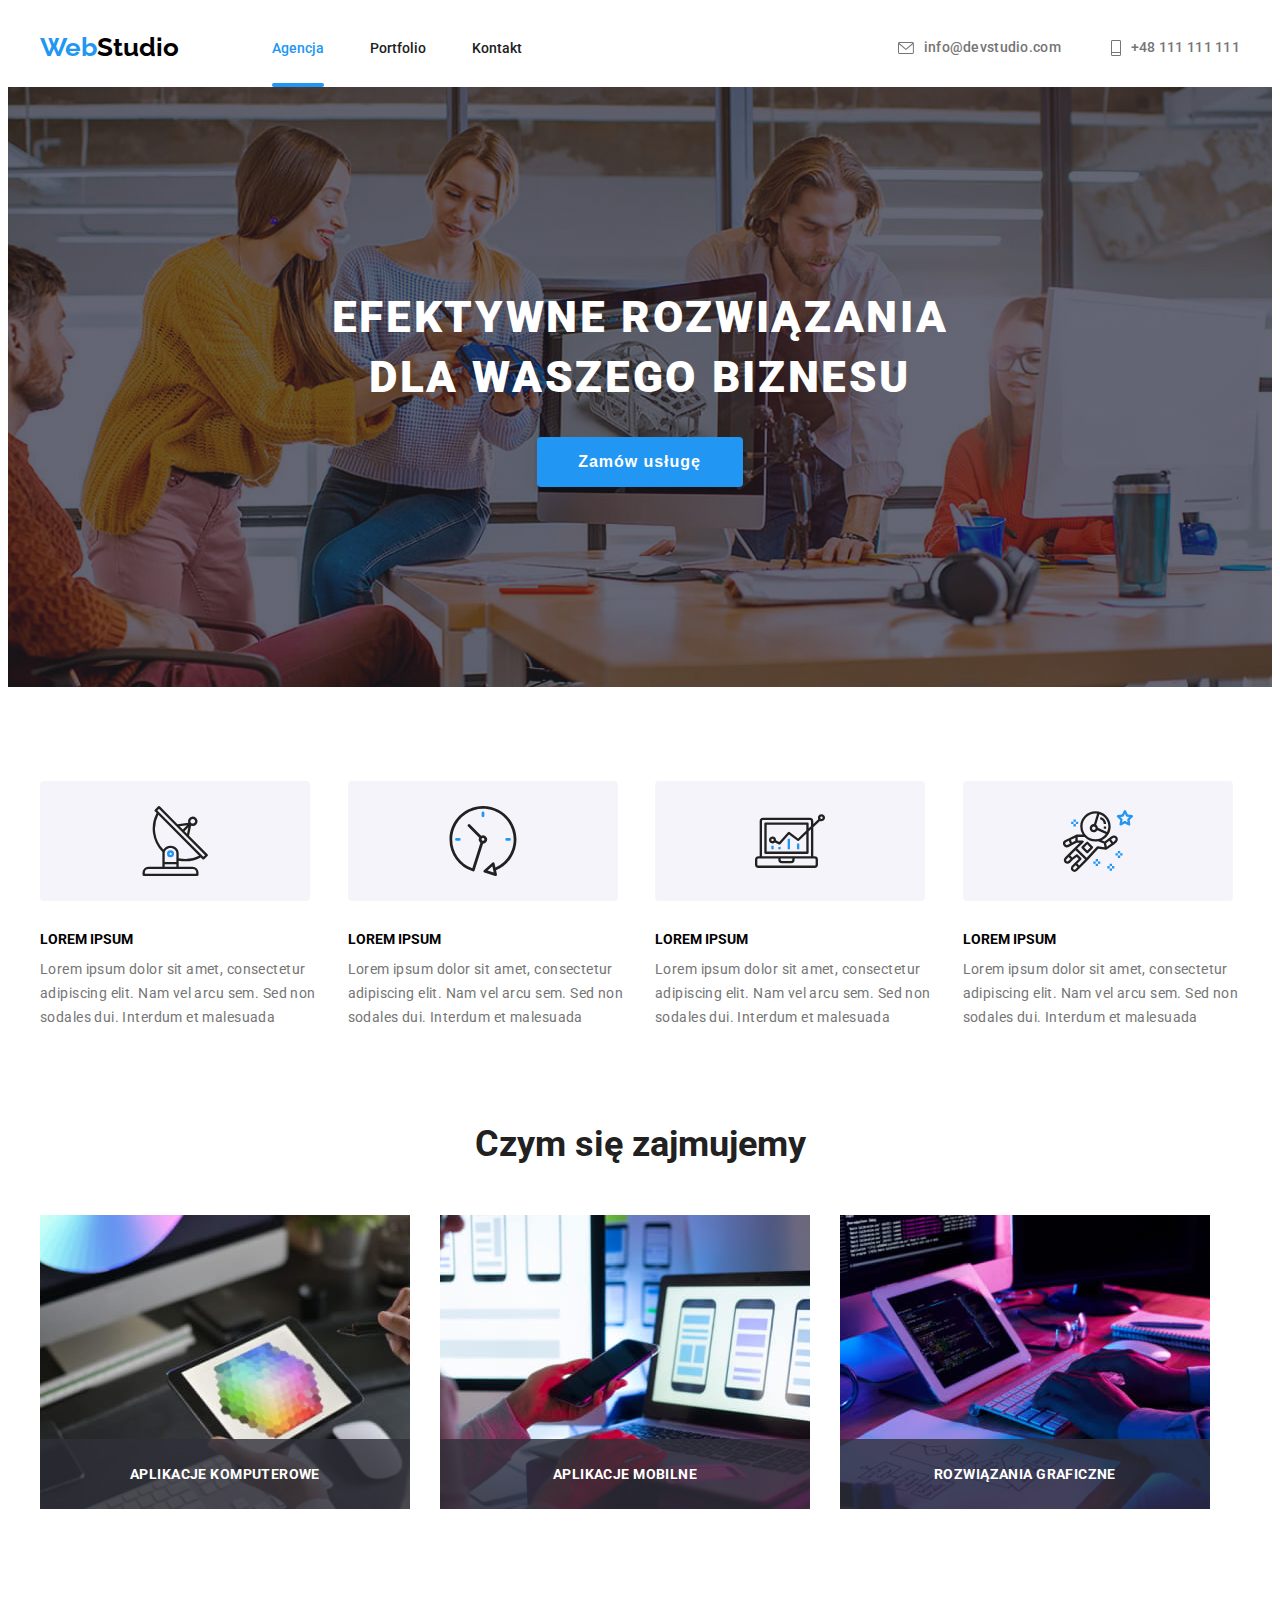
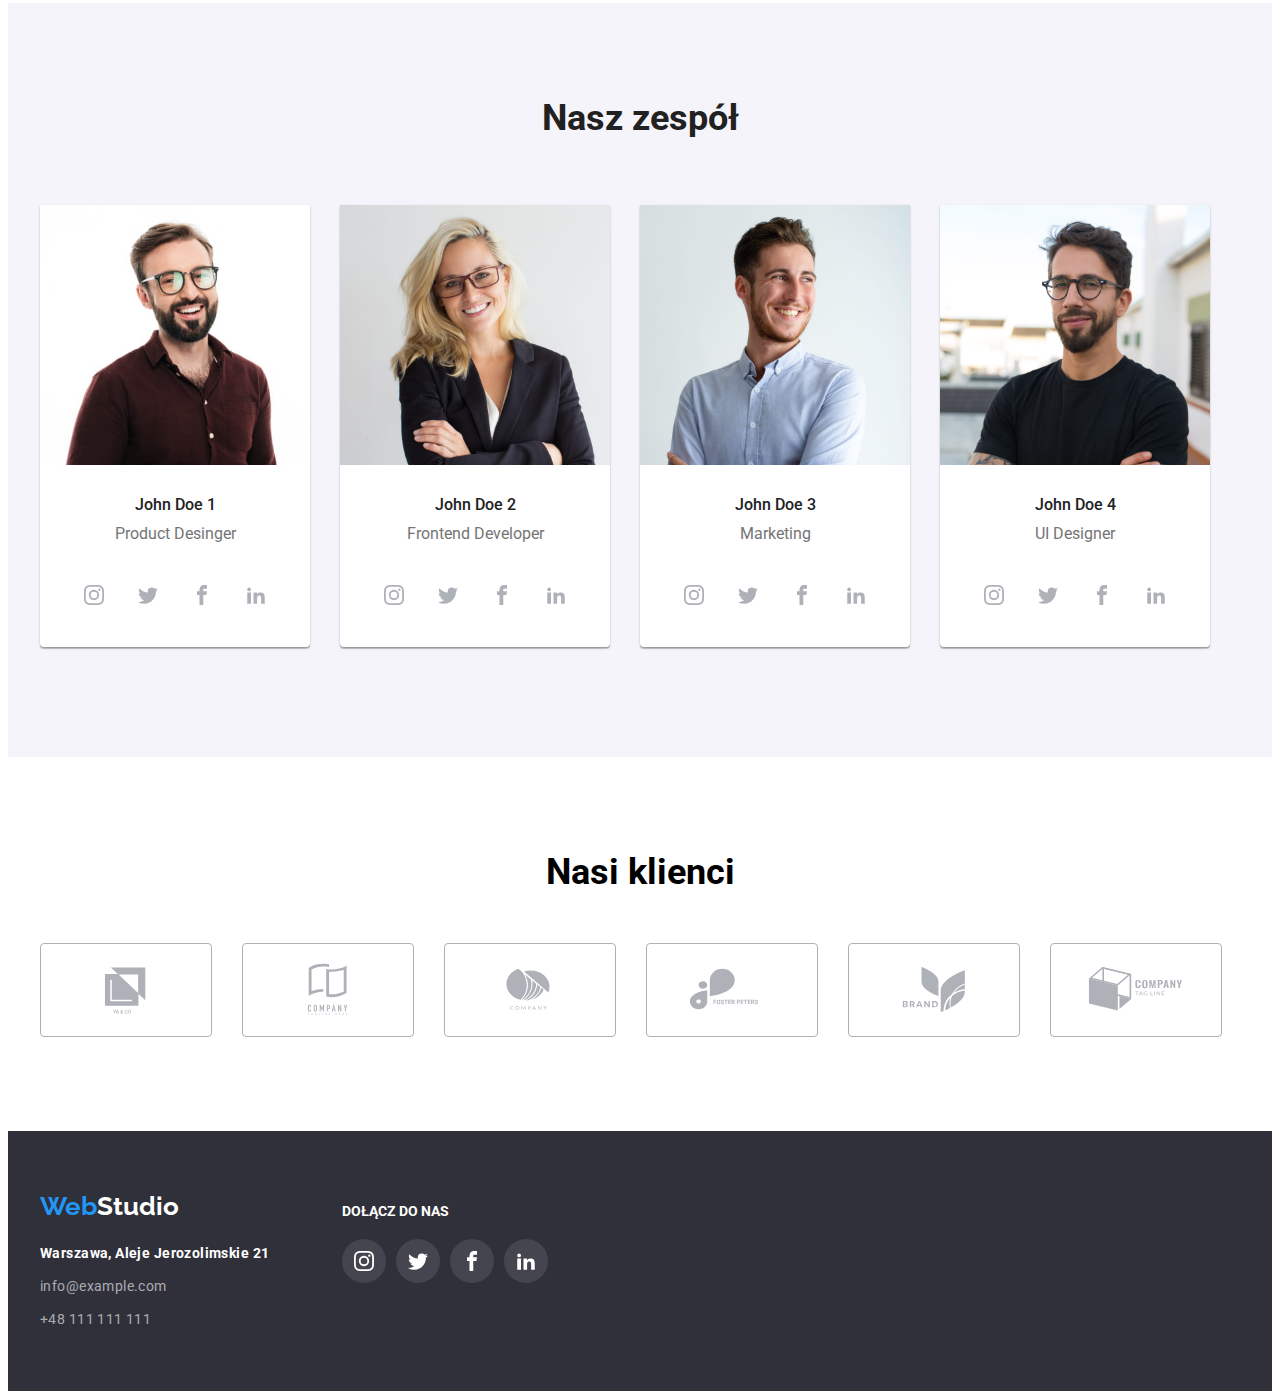
<file: index.html>
<!DOCTYPE html>
<html lang="pl">
    <head>
        <meta charset="utf-8" />
        <title>WebStudio - Website</title>
        <!--Fonts-->
        <link rel="preconnect" href="https://fonts.googleapis.com" />
        <link rel="preconnect" href="https://fonts.gstatic.com" crossorigin />
        <link
            href="https://fonts.googleapis.com/css2?family=Oleo+Script&family=Raleway:wght@700&family=Roboto:wght@400;500;700;900&display=swap"
            rel="stylesheet"
        />
        <!--Normalize-->
        <link
            rel="stylesheet"
            href="https://cdnjs.cloudflare.com/ajax/libs/modern-normalize/1.1.0/modern-normalize.min.css"
            integrity="sha512-wpPYUAdjBVSE4KJnH1VR1HeZfpl1ub8YT/NKx4PuQ5NmX2tKuGu6U/JRp5y+Y8XG2tV+wKQpNHVUX03MfMFn9Q=="
            crossorigin="anonymous"
            referrerpolicy="no-referrer"
        />
        <!--My Website CSS-->
        <link rel="stylesheet" href="./css/styles.css" />
    </head>

    <body>
        <header class="header-wrapper">
            <div class="container">
                <!--Page Navigation-->
                <nav>
                    <a class="logo" href="index.html"
                        >Web<span class="black-studio">Studio</span></a
                    >
                    <ul class="menu">
                        <li>
                            <a class="nav-link trs-link active-nav-link" href="./agencja.html"
                                >Agencja</a
                            >
                        </li>
                        <li>
                            <a class="nav-link trs-link" href="./portfolio.html"
                                >Portfolio</a
                            >
                        </li>
                        <li>
                            <a class="nav-link trs-link" href="./kontakt.html"
                                >Kontakt</a
                            >
                        </li>
                    </ul>
                </nav>
                <aside>
                    <ul class="navigation-contact">
                        <li>
                            <a
                                class="nav-contact"
                                href="mailto:info@devstudio.com"
                                ><svg class="contact-icon"
                                width="16" height="12">
                                <use href="./images/icons.svg#icon-email"></use>
                              </svg>info@devstudio.com</a
                            >
                        </li>
                        <li>
                            <a class="nav-contact" href="tel:+48111111111"
                                ><svg class="contact-icon"
                                width="10" height="16">
                                <use href="./images/icons.svg#icon-tel"></use>
                              </svg>+48 111 111 111</a
                            >
                        </li>
                    </ul>
                </aside>
                <!--End Page Navigation-->
            </div>
        </header>

        <main>
            <!--Slider-->
            <section class="section slider-bg dark-bg">
                <div class="container slider">
                    <h1>EFEKTYWNE ROZWIĄZANIA DLA WASZEGO BIZNESU</h1>
                    <button class="button-slider" type="button" data-modal-open>Zamów usługę</button>
                </div>
            </section>
            <!--End Slider-->

            <!--Articles section-->
            <section class="section">
                <div class="container">
                    <ul class="articles">
                        <li>
                            <div class="articles-icon-bg">
                                <svg class="articles-icon"
                                width="70" height="70">
                                <use href="./images/icons.svg#icon-sat"></use>
                              </svg>
                            </div>
                            <h3>LOREM IPSUM</h3>
                            <p>
                                Lorem ipsum dolor sit amet, consectetur
                                adipiscing elit. Nam vel arcu sem. Sed non
                                sodales dui. Interdum et malesuada
                            </p>
                        </li>

                        <li>
                            <div class="articles-icon-bg">
                                <svg class="articles-icon"
                                width="70" height="70">
                                <use href="./images/icons.svg#icon-clock"></use>
                              </svg>
                            </div>
                            <h3>LOREM IPSUM</h3>
                            <p>
                                Lorem ipsum dolor sit amet, consectetur
                                adipiscing elit. Nam vel arcu sem. Sed non
                                sodales dui. Interdum et malesuada
                            </p>
                        </li>

                        <li>
                            <div class="articles-icon-bg">
                                <svg class="articles-icon"
                                width="70" height="70">
                                <use href="./images/icons.svg#icon-diagram"></use>
                              </svg>
                            </div>
                            <h3>LOREM IPSUM</h3>
                            <p>
                                Lorem ipsum dolor sit amet, consectetur
                                adipiscing elit. Nam vel arcu sem. Sed non
                                sodales dui. Interdum et malesuada
                            </p>
                        </li>

                        <li>
                            <div class="articles-icon-bg">
                                <svg class="articles-icon"
                                width="70" height="70">
                                <use href="./images/icons.svg#icon-astronaut"></use>
                              </svg>
                            </div>
                            <h3>Lorem Ipsum</h3>
                            <p>
                                Lorem ipsum dolor sit amet, consectetur
                                adipiscing elit. Nam vel arcu sem. Sed non
                                sodales dui. Interdum et malesuada
                            </p>
                        </li>
                    </ul>
                </div>
            </section>

            <!--What we do section-->
            <section class="section what-we-do">
                <div class="container">
                    <h2>Czym się zajmujemy</h2>
                    <ul class="what-we-do-list">
                        <li>
                            <img
                                src="images/code.jpg"
                                alt="pisanie kodu"
                                width="370"
                                height="294"
                            />
                            <div class="bg-description">
                              <p>Aplikacje komputerowe</p>
                            </div>
                        </li>
                        <li>
                            <img
                                src="images/telephone.jpg"
                                alt="telefon"
                                width="370"
                                height="294"
                            />
                            <div class="bg-description">
                              <p>Aplikacje mobilne</p>
                            </div>
                        </li>
                        <li>
                            <img
                                src="images/tablet.jpg"
                                alt="tablet"
                                width="370"
                                height="294"
                            />
                          <div class="bg-description">
                            <p>Rozwiązania graficzne</p>
                          </div>
                        </li>
                    </ul>
                </div>
            </section>

            <!--Our team section-->
            <section class="section our-team-section-bg">
                <div class="container">
                    <div class="our-team-section">
                        <h2>Nasz zespół</h2>
                        <ul class="our-team-section-list">
                            <li>
                                <figure class="our-team-section-figure">
                                    <img
                                        src="images/img1.jpg"
                                        alt="John Doe 1"
                                        width="270"
                                        height="260"
                                    />
                                    <figcaption>
                                        <h3>John Doe 1</h3>
                                        <p>Product Desinger</p>
                                    </figcaption>
                                    <ul class="our-team-social-box">
                                        <li class="icon-svg-bg">
                                          <a href="#" class="our-team-social-icon-svg">
                                            <svg width="20" height="20">
                                              <use href="./images/icons.svg#icon-instagram"></use>
                                            </svg>
                                          </a>
                                        </li>
                                        <li class="icon-svg-bg">
                                          <a href="#" class="our-team-social-icon-svg">
                                            <svg width="20" height="20">
                                              <use href="./images/icons.svg#icon-twitter"></use>
                                            </svg>
                                          </a>
                                        </li>
                                        <li class="icon-svg-bg">
                                          <a href="#" class="our-team-social-icon-svg">
                                            <svg width="20" height="20">
                                              <use href="./images/icons.svg#icon-facebook"></use>
                                            </svg>
                                          </a>
                                        </li>
                                        <li class="icon-svg-bg">
                                          <a href="#" class="our-team-social-icon-svg">
                                            <svg width="20" height="20">
                                              <use href="./images/icons.svg#icon-linkedin2"></use>
                                            </svg>
                                          </a>
                                        </li>
                                      </ul>
                                </figure>
                            </li>

                            <li>
                                <figure class="our-team-section-figure">
                                    <img
                                        src="images/img2.jpg"
                                        alt="John Doe 2"
                                        width="270"
                                        height="260"
                                    />
                                    <figcaption>
                                        <h3>John Doe 2</h3>
                                        <p>Frontend Developer</p>
                                    </figcaption>
                                    <ul class="our-team-social-box">
                                        <li class="icon-svg-bg">
                                          <a href="#" class="our-team-social-icon-svg">
                                            <svg width="20" height="20">
                                              <use href="./images/icons.svg#icon-instagram"></use>
                                            </svg>
                                          </a>
                                        </li>
                                        <li class="icon-svg-bg">
                                          <a href="#" class="our-team-social-icon-svg">
                                            <svg width="20" height="20">
                                              <use href="./images/icons.svg#icon-twitter"></use>
                                            </svg>
                                          </a>
                                        </li>
                                        <li class="icon-svg-bg">
                                          <a href="#" class="our-team-social-icon-svg">
                                            <svg width="20" height="20">
                                              <use href="./images/icons.svg#icon-facebook"></use>
                                            </svg>
                                          </a>
                                        </li>
                                        <li class="icon-svg-bg">
                                          <a href="#" class="our-team-social-icon-svg">
                                            <svg width="20" height="20">
                                              <use href="./images/icons.svg#icon-linkedin2"></use>
                                            </svg>
                                          </a>
                                        </li>
                                      </ul>
                                </figure>
                            </li>

                            <li>
                                <figure class="our-team-section-figure">
                                    <img
                                        src="images/img3.jpg"
                                        alt="John Doe 3"
                                        width="270"
                                        height="260"
                                    />
                                    <figcaption>
                                        <h3>John Doe 3</h3>
                                        <p>Marketing</p>
                                    </figcaption>
                                    <ul class="our-team-social-box">
                                        <li class="icon-svg-bg">
                                          <a href="#" class="our-team-social-icon-svg">
                                            <svg width="20" height="20">
                                              <use href="./images/icons.svg#icon-instagram"></use>
                                            </svg>
                                          </a>
                                        </li>
                                        <li class="icon-svg-bg">
                                          <a href="#" class="our-team-social-icon-svg">
                                            <svg width="20" height="20">
                                              <use href="./images/icons.svg#icon-twitter"></use>
                                            </svg>
                                          </a>
                                        </li>
                                        <li class="icon-svg-bg">
                                          <a href="#" class="our-team-social-icon-svg">
                                            <svg width="20" height="20">
                                              <use href="./images/icons.svg#icon-facebook"></use>
                                            </svg>
                                          </a>
                                        </li>
                                        <li class="icon-svg-bg">
                                          <a href="#" class="our-team-social-icon-svg">
                                            <svg width="20" height="20">
                                              <use href="./images/icons.svg#icon-linkedin2"></use>
                                            </svg>
                                          </a>
                                        </li>
                                      </ul>
                                </figure>
                            </li>

                            <li>
                                <figure class="our-team-section-figure">
                                    <img
                                        src="images/img4.jpg"
                                        alt="John Doe 4"
                                        width="270"
                                        height="260"
                                    />
                                    <figcaption>
                                        <h3>John Doe 4</h3>
                                        <p>UI Designer</p>
                                    </figcaption>
                                    <ul class="our-team-social-box">
                                        <li class="icon-svg-bg">
                                          <a href="#" class="our-team-social-icon-svg">
                                            <svg width="20" height="20">
                                              <use href="./images/icons.svg#icon-instagram"></use>
                                            </svg>
                                          </a>
                                        </li>
                                        <li class="icon-svg-bg">
                                          <a href="#" class="our-team-social-icon-svg">
                                            <svg width="20" height="20">
                                              <use href="./images/icons.svg#icon-twitter"></use>
                                            </svg>
                                          </a>
                                        </li>
                                        <li class="icon-svg-bg">
                                          <a href="#" class="our-team-social-icon-svg">
                                            <svg width="20" height="20">
                                              <use href="./images/icons.svg#icon-facebook"></use>
                                            </svg>
                                          </a>
                                        </li>
                                        <li class="icon-svg-bg">
                                          <a href="#" class="our-team-social-icon-svg">
                                            <svg width="20" height="20">
                                              <use href="./images/icons.svg#icon-linkedin2"></use>
                                            </svg>
                                          </a>
                                        </li>
                                      </ul>
                                </figure>
                            </li>
                        </ul>
                    </div>
                </div>
            </section>
            <!--End Our team section-->

            <!--Our Customers section-->
            <section class="section our-customers">
                <div class="container">
                    <h2>Nasi klienci</h2>
                    <ul class="our-customers-list">
                        <li class="our-customers-bg" tabindex='0'>
                            <svg class="icon-customers" width="106" height="60.04">
                                <use href="./images/icons.svg#client-logo1"></use>
                            </svg>
                        </li>

                        <li class="our-customers-bg" tabindex='0'>
                            <svg class="icon-customers" width="106" height="60.04">
                                <use href="./images/icons.svg#client-logo2"></use>
                            </svg>
                        </li>

                        <li class="our-customers-bg" tabindex='0'>
                            <svg class="icon-customers" width="106" height="60">
                                <use href="./images/icons.svg#client-logo3"></use>
                            </svg>
                        </li>

                        <li class="our-customers-bg" tabindex='0'>
                            <svg class="icon-customers" width="106" height="60">
                                <use href="./images/icons.svg#client-logo4"></use>
                            </svg>
                        </li>

                        <li class="our-customers-bg" tabindex='0'>
                            <svg class="icon-customers" width="106" height="60">
                                <use href="./images/icons.svg#client-logo5"></use>
                            </svg>
                        </li>

                        <li class="our-customers-bg" tabindex='0'>
                            <svg class="icon-customers" width="106" height="60">
                             <use href="./images/icons.svg#client-logo6"></use>
                            </svg>
                        </li>
                    </ul> 
                </div>
            </section>
            <!--Ebd Our Customers section-->
        </main>

        <!--Page footer-->
        <footer class="footer dark-bg">
            <div class="container">
                <div>
                    <a href="index.html" class="logo"
                        >Web<span class="white-studio">Studio</span></a
                    >
                    <address class="address">
                        <span class="footer-adress "
                            ><a
                                href="https://goo.gl/maps/cexEDxkeDW6zovho7"
                                target="_blank"
                                >Warszawa, Aleje Jerozolimskie 21</a
                            ></span
                        >
                        <a class="footer-contact trs-link" href="mailto:info@example.com"
                            >info@example.com</a
                        >
                        <a class="footer-contact trs-link" href="tel:+48111111111"
                            >+48 111 111 111</a
                        >
                    </address>
                  </div>
                  <div class="footer-joinus-box">
                    <h3 class="footer-joinus-heading">Dołącz do nas</h3>
                    <ul class="footer-social-icons">
                      <li class="footer-social-icon-bg" tabindex='0'>
                          <svg class="footer-social-icon-svg" width="20" height="20">
                            <use href="./images/icons.svg#icon-instagram"></use>
                          </svg>
                      </li>
                      <li class="footer-social-icon-bg" tabindex='0'>
                          <svg class="footer-social-icon-svg" width="20" height="20">
                            <use href="./images/icons.svg#icon-twitter"></use>
                          </svg>
                      </li>
                      <li class="footer-social-icon-bg" tabindex='0'>
                          <svg class="footer-social-icon-svg" width="20" height="20">
                            <use href="./images/icons.svg#icon-facebook"></use>
                          </svg>
                      </li>
                      <li class="footer-social-icon-bg" tabindex='0'>
                          <svg class="footer-social-icon-svg" width="20" height="20">
                            <use href="./images/icons.svg#icon-linkedin2"></use>
                          </svg>
                      </li>
                    </ul>
                  </div>
              </div>    
        </footer>
        <!--End Page footer-->

        <!--Modal-->
        <div class="modal-backdrop is-hidden" data-modal>
          <div class="modal-box">
            <button type="button" class="modal-close-btn" data-modal-close>&times;</button>
          </div>
        </div>
        <script src="./js/modal.js"></script>
    </body>
</html>
</file>
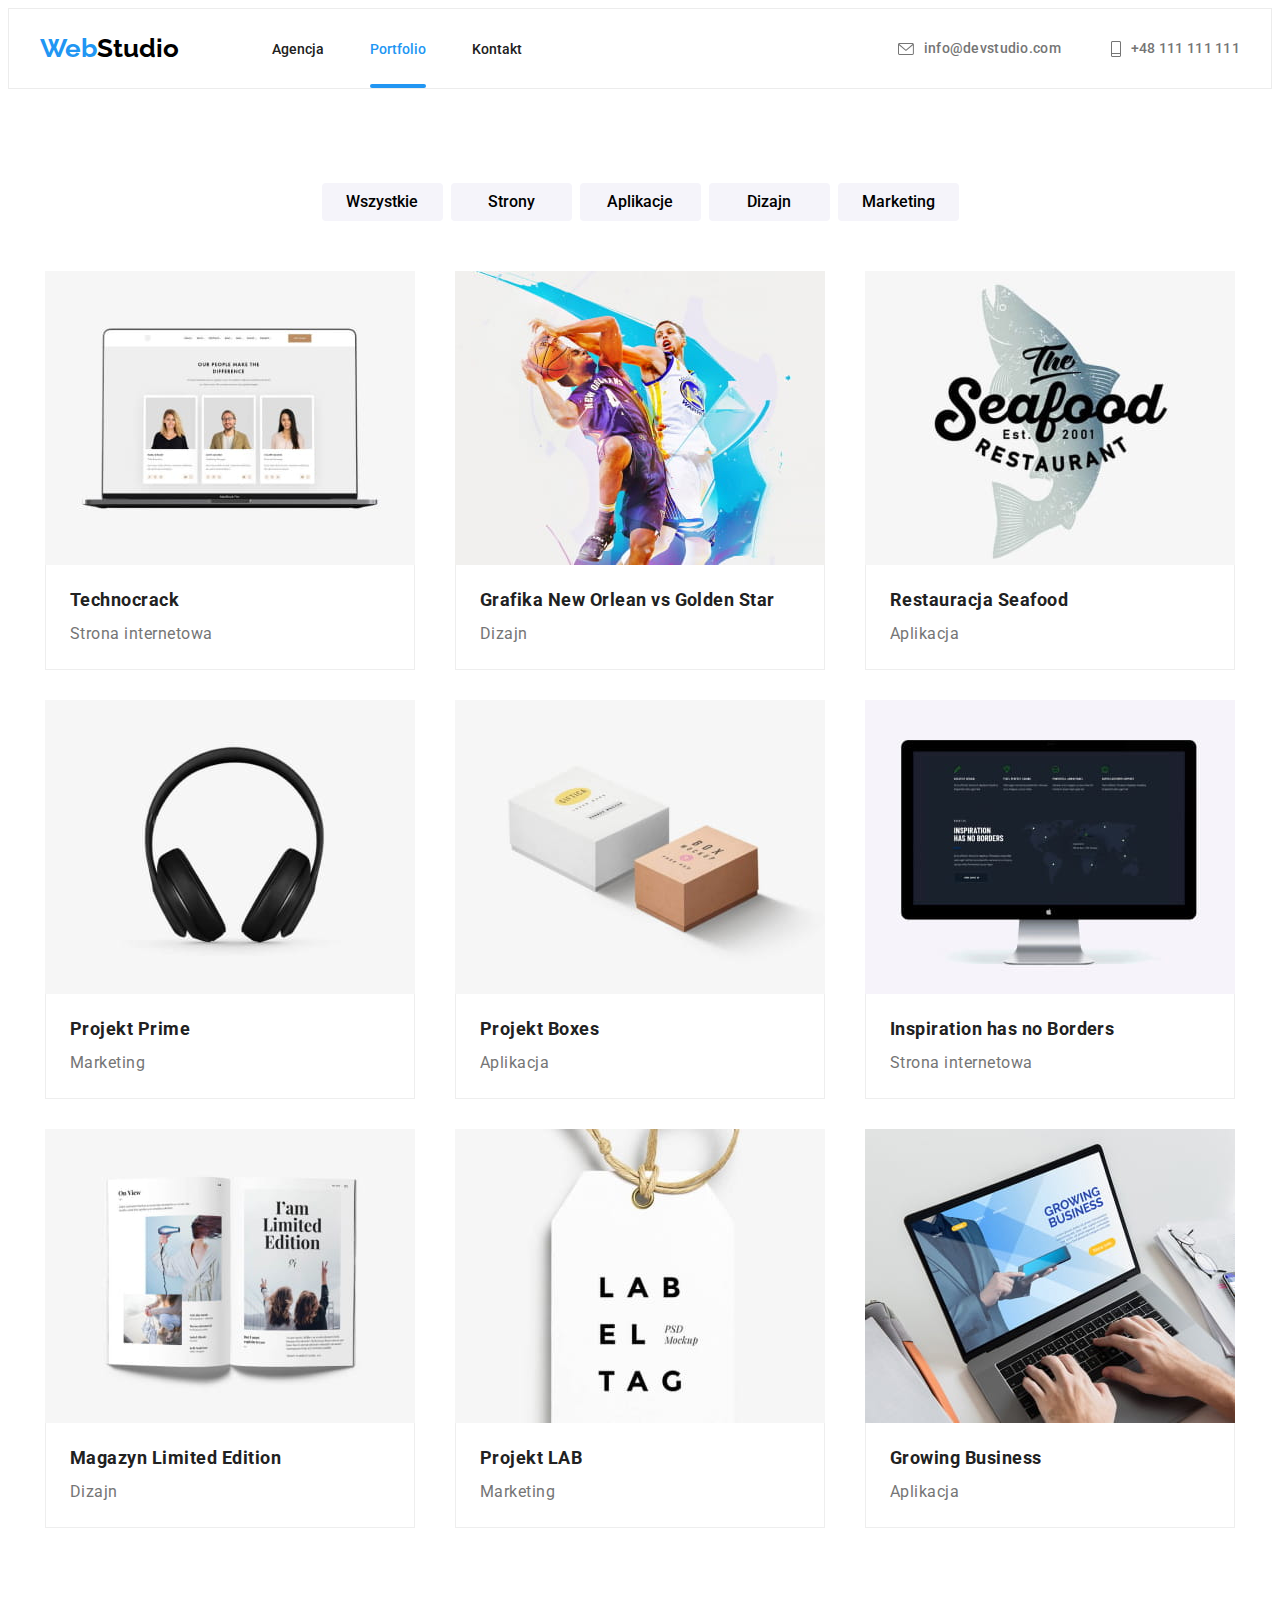
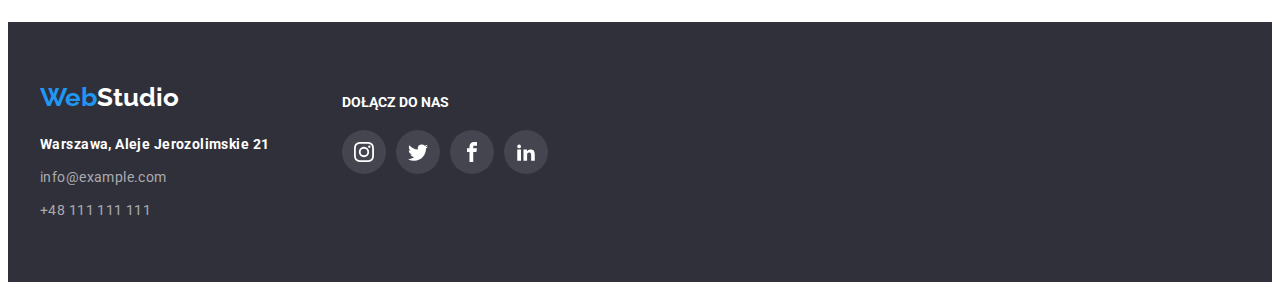
<file: portfolio.html>
<!DOCTYPE html>
<html lang="pl">
    <head>
        <meta charset="utf-8" />
        <title>WebStudio - Website</title>
        <!--Fonts-->
        <link rel="preconnect" href="https://fonts.googleapis.com" />
        <link rel="preconnect" href="https://fonts.gstatic.com" crossorigin />
        <link
            href="https://fonts.googleapis.com/css2?family=Oleo+Script&family=Raleway:wght@700&family=Roboto:wght@400;500;700;900&display=swap"
            rel="stylesheet"
        />
        <!--Normalize-->
        <link
            rel="stylesheet"
            href="https://cdnjs.cloudflare.com/ajax/libs/modern-normalize/1.1.0/modern-normalize.min.css"
            integrity="sha512-wpPYUAdjBVSE4KJnH1VR1HeZfpl1ub8YT/NKx4PuQ5NmX2tKuGu6U/JRp5y+Y8XG2tV+wKQpNHVUX03MfMFn9Q=="
            crossorigin="anonymous"
            referrerpolicy="no-referrer"
        />
        <!--My Website CSS-->
        <link rel="stylesheet" href="./css/styles.css" />
    </head>

    <body>
        <header class="header-wrapper box-frame">
            <div class="container">
    <!--Page Navigation-->
    <nav>
        <a class="logo" href="index.html"
            >Web<span class="black-studio">Studio</span></a
        >
        <ul class="menu">
            <li>
                <a class="nav-link trs-link" href="./agencja.html"
                    >Agencja</a
                >
            </li>
            <li>
                <a class="nav-link trs-link active-nav-link" href="./portfolio.html"
                    >Portfolio</a
                >
            </li>
            <li>
                <a class="nav-link trs-link" href="./kontakt.html"
                    >Kontakt</a
                >
            </li>
        </ul>
    </nav>
    <aside>
        <ul class="navigation-contact">
            <li>
                <a
                    class="nav-contact"
                    href="mailto:info@devstudio.com"
                    ><svg class="contact-icon"
                    width="16" height="12">
                    <use href="./images/icons.svg#icon-email"></use>
                  </svg>info@devstudio.com</a
                >
            </li>
            <li>
                <a class="nav-contact" href="tel:+48111111111"
                    ><svg class="contact-icon"
                    width="10" height="16">
                    <use href="./images/icons.svg#icon-tel"></use>
                  </svg>+48 111 111 111</a
                >
            </li>
        </ul>
    </aside>
    <!--End Page Navigation-->
            </div>
        </header>

        <!--Portfolio navigation menu-->
        <section>
            <div class="container">
                <ul class="portfolio-menu portfolio-menu-box">
                    <li>
                        <button class="button-portfolio" type="button">Wszystkie</button>
                    </li>
                    <li>
                        <button class="button-portfolio" type="button">Strony</button>
                    </li>
                    <li>
                       <button class="button-portfolio" type="button">Aplikacje</button>
                    </li>
                    <li>
                        <button class="button-portfolio" type="button">Dizajn</button></li>
                    <li>
                        <button class="button-portfolio" type="button">Marketing</button>
                    </li>
                </ul>
            </div>
        </section>
        <!--End portfolio navigation menu-->

        <!--portfolio section-->
    <div class="container">
        <section class="portfolio portfolio-grid portfolio-box">
            <ul class="portfolio-list">
                <li>
                    <figure class="portfolio-figure">
                        <div class="img-box">
                            <img src="./images/imgtechnocrack.jpg" alt="Technocrack" width="370" height="294" />
                            <div class="portfolio-overlay">
                                <p>
                                    Technocrack jest popularną platformą wykorzystywaną do
                                    rozpowszechniania koronawirusa. Firmy wykorzystują tę
                                    platformę do celów szpiegowskich i ataków na
                                    niezabezpieczone serwery konkurencji
                                </p>
                            </div>
                        </div>
                            <figcaption>
                                <h3>Technocrack</h3>
                                <p>Strona internetowa</p>
                            </figcaption>
                    </figure>
                </li>
            </ul>

            <ul class="portfolio-list">
                <li>
                    <figure class="portfolio-figure">
                        <div class="img-box">
                            <img src="./images/imgneworlean.jpg" alt="Grafika New Orlean vs Golden Star" width="370" height="294" />
                            <div class="portfolio-overlay">
                                <p>
                                    Technocrack jest popularną platformą wykorzystywaną do
                                    rozpowszechniania koronawirusa. Firmy wykorzystują tę
                                    platformę do celów szpiegowskich i ataków na
                                    niezabezpieczone serwery konkurencji
                                </p>
                            </div>
                        </div> 
                        <figcaption>   
                            <h3>Grafika New Orlean vs Golden Star</h3>
                            <p>Dizajn</p>
                        </figcaption>
                    </figure>
                </li>
            </ul>

            <ul class="portfolio-list">
                <li>
                    <figure class="portfolio-figure">
                        <div class="img-box">
                            <img src="./images/imgseafood.jpg" alt="Restaurant Sea Food" width="370" height="294" />
                            <div class="portfolio-overlay">
                                <p>
                                    Technocrack jest popularną platformą wykorzystywaną do
                                    rozpowszechniania koronawirusa. Firmy wykorzystują tę
                                    platformę do celów szpiegowskich i ataków na
                                    niezabezpieczone serwery konkurencji
                                </p>
                            </div>
                        </div>
                        <figcaption>
                            <h3>Restauracja Seafood</h3>
                            <p>Aplikacja</p>
                        </figcaption>
                    </figure>
                </li>
            </ul>

            <ul class="portfolio-list">
                <li>
                    <figure class="portfolio-figure">
                        <div class="img-box">
                            <img src="./images/imgmarketing.jpg" alt="Project Prime" width="370" height="294" />
                                <div class="portfolio-overlay">
                                    <p>
                                    Technocrack jest popularną platformą wykorzystywaną do
                                    rozpowszechniania koronawirusa. Firmy wykorzystują tę
                                    platformę do celów szpiegowskich i ataków na
                                    niezabezpieczone serwery konkurencji
                                    </p>
                                </div>
                        </div>
                        <figcaption>
                            <h3>Projekt Prime</h3>
                            <p>Marketing</p>
                        </figcaption>
                    </figure>
                </li>
            </ul>

            <ul class="portfolio-list">
                <li>
                    <figure class="portfolio-figure">
                        <div class="img-box">
                            <img src="./images/imgprojectbox.jpg" alt="Project Boxes" width="370" height="294" />
                            <div class="portfolio-overlay">
                                <p>
                                    Technocrack jest popularną platformą wykorzystywaną do
                                    rozpowszechniania koronawirusa. Firmy wykorzystują tę
                                    platformę do celów szpiegowskich i ataków na
                                    niezabezpieczone serwery konkurencji
                                </p>
                            </div>
                        </div>
                        <figcaption>
                            <h3>Projekt Boxes</h3>
                            <p>Aplikacja</p>
                        </figcaption>
                    </figure>
                </li>
            </ul>

            <ul class="portfolio-list">
                <li>
                    <figure class="portfolio-figure">
                        <div class="img-box">
                            <img src="./images/imginspiration.jpg" alt="Inspiration has no Borders" width="370" height="294" />
                            <div class="portfolio-overlay">
                                <p>
                                    Technocrack jest popularną platformą wykorzystywaną do
                                    rozpowszechniania koronawirusa. Firmy wykorzystują tę
                                    platformę do celów szpiegowskich i ataków na
                                    niezabezpieczone serwery konkurencji
                                </p>
                            </div>
                        </div>
                        <figcaption>
                            <h3>Inspiration has no Borders</h3>
                            <p>Strona internetowa</p>
                        </figcaption>
                    </figure>
                </li>
            </ul>

            <ul class="portfolio-list">
                <li>
                    <figure class="portfolio-figure">
                        <div class="img-box">
                            <img src="./images/imgmagazyn.jpg" alt="Magazyn Limited Edition" width="370" height="294" />
                            <div class="portfolio-overlay">
                                <p>
                                    Technocrack jest popularną platformą wykorzystywaną do
                                    rozpowszechniania koronawirusa. Firmy wykorzystują tę
                                    platformę do celów szpiegowskich i ataków na
                                    niezabezpieczone serwery konkurencji
                                </p>
                            </div>
                        </div>
                        <figcaption>
                            <h3>Magazyn Limited Edition</h3>
                            <p>Dizajn</p>
                        </figcaption>
                    </figure>
                </li>
            </ul>

            <ul class="portfolio-list">
                <li>
                    <figure class="portfolio-figure">
                        <div class="img-box">
                            <img src="./images/imgprojektlab.jpg" alt="Projekt LAB" width="370" height="294" />
                            <div class="portfolio-overlay">
                                <p>
                                    Technocrack jest popularną platformą wykorzystywaną do
                                    rozpowszechniania koronawirusa. Firmy wykorzystują tę
                                    platformę do celów szpiegowskich i ataków na
                                    niezabezpieczone serwery konkurencji
                                </p>
                            </div>
                        </div>
                        <figcaption>
                            <h3>Projekt LAB</h3>
                            <p>Marketing</p>
                        </figcaption>
                    </figure>
                </li>
            </ul>

            <ul class="portfolio-list">
                <li>
                    <figure class="portfolio-figure">
                        <div class="img-box">
                        <img src="./images/imggrowingbusiness.jpg" alt="Growing Business" width="370" height="294" />
                            <div class="portfolio-overlay">
                                <p>
                                    Technocrack jest popularną platformą wykorzystywaną do
                                    rozpowszechniania koronawirusa. Firmy wykorzystują tę
                                    platformę do celów szpiegowskich i ataków na
                                    niezabezpieczone serwery konkurencji
                                </p>
                            </div>
                        </div>
                        <figcaption>
                            <h3>Growing Business</h3>
                            <p>Aplikacja</p>
                        </figcaption>
                    </figure>
                </li>
            </ul>
        </section>    
        </div>
        <!--End portfolio section-->
    </main>

        <!--Page footer-->
        <footer class="footer dark-bg">
            <div class="container">
                <div>
                    <a href="index.html" class="logo"
                        >Web<span class="white-studio">Studio</span></a
                    >
                    <address class="address">
                        <span class="footer-adress"
                            ><a
                                href="https://goo.gl/maps/cexEDxkeDW6zovho7"
                                target="_blank"
                                >Warszawa, Aleje Jerozolimskie 21</a
                            ></span
                        >
                        <a class="footer-contact trs-link" href="mailto:info@example.com"
                            >info@example.com</a
                        >
                        <a class="footer-contact trs-link" href="tel:+48111111111"
                            >+48 111 111 111</a
                        >
                    </address>
                  </div>
                  <div class="footer-joinus-box">
                    <h3 class="footer-joinus-heading">Dołącz do nas</h3>
                    <ul class="footer-social-icons">
                      <li class="footer-social-icon-bg" tabindex='0'>
                          <svg class="footer-social-icon-svg" width="20" height="20">
                            <use href="./images/icons.svg#icon-instagram"></use>
                          </svg>
                      </li>
                      <li class="footer-social-icon-bg" tabindex='0'>
                          <svg class="footer-social-icon-svg" width="20" height="20">
                            <use href="./images/icons.svg#icon-twitter"></use>
                          </svg>
                      </li>
                      <li class="footer-social-icon-bg" tabindex='0'>
                          <svg class="footer-social-icon-svg" width="20" height="20">
                            <use href="./images/icons.svg#icon-facebook"></use>
                          </svg>
                      </li>
                      <li class="footer-social-icon-bg" tabindex='0'>
                          <svg class="footer-social-icon-svg" width="20" height="20">
                            <use href="./images/icons.svg#icon-linkedin2"></use>
                          </svg>
                      </li>
                    </ul>
                  </div>
              </div>    
        </footer>
        <!--End Page footer-->
</body>
</html>
</file>
<file: css/styles.css>
:root {
    --primary-color: #2196f3;
    --secundary-color: #757575;
    --tertiary-color: #212121;
    --quaternary-color: #ffffff;
    --lightpurtple-color: #F5F4FA;
    --gray-icons-color: #AFB1B8;
    --transition-set: 250ms cubic-bezier(0.4, 0, 0.2, 1);
}

h1,
h2,
h3,
h4,
ul,
p {
    margin: 0;
    padding: 0;
}

ul {
    list-style: none;
}

body {
    font-family: 'Roboto';
}

.container {
    width: 1200px;
    padding: 0 15px;
    margin: 0 auto;
}

.section {
    padding: 94px 0;
}

img {
    vertical-align: middle;
  }

/* HEADER */

.header-wrapper > .container {
    display: flex;
    justify-content: space-between;
    align-items: center;
}

.header-wrapper > .container > nav {
    display: flex;
    align-items: center;
}

.header-wrapper > .container > nav > .menu {
    display: flex;
    gap: 46px;
}

.header-wrapper > .container > aside > .navigation-contact {
    display: flex;
    gap: 50px;
}

.logo {
    font-family: 'Raleway';
    font-style: normal;
    font-weight: 700;
    font-size: 26px;
    text-decoration: none;
    color: var(--primary-color);
    margin-right: 93px;
    padding: 24px 0 25px;
}

.black-studio {
    color: #000;
}

.white-studio {
    color: #fff;
}

.menu {
    list-style: none;
    font-family: 'Roboto';
    font-weight: 500;
    font-size: 14px;
    color: var(--tertiary-color);
}

.nav-link {
    font-weight: 500;
    font-size: 14px;
    line-height: 16px;
    position: relative;
}

.active-nav-link {
    color: var(--primary-color) !important;
}

.active-nav-link::after {
    content: '';
    position: absolute;
    bottom: -31px;
    left: 0;
    width: 100%;
    height: 4px;
    border-radius: 2px;
    background-color: var(--primary-color);
    pointer-events: none;
}

.trs-link {
    transition: color var(--transition-set);
}

.nav-contact {
    font-weight: 500;
    font-size: 14px;
    line-height: 16px;
    letter-spacing: 0.02em;
}

.nav-contact:hover,
.nav-contact:focus {
    color: var(--primary-color);
    fill: currentColor;
}

.menu a {
    color: var(--tertiary-color);
    text-decoration: none;
    cursor: pointer;
}

.menu a:hover,
.menu a:focus {
    color: var(--primary-color);
}

.menu a:hover::before {
    content: '';
    position: absolute;
    bottom: -31px;
    left: 0;
    width: 100%;
    height: 4px;
    border-radius: 2px;
    background-color: var(--primary-color);
    pointer-events: none;
    transform: var(--transition-set);
}

.navigation-contact {
    list-style: none;
    font-weight: 500;
    font-size: 14px;
    color: var(--secundary-color);
}

.navigation-contact a {
    text-decoration: none;
    color: var(--secundary-color);
    transition: color var(--transition-set);
}

.box-frame {
    border: 1px solid #ECECEC;
}

.contact-icon {
    vertical-align: middle;
    margin-right: 10px;
    fill: currentColor;
}

/* Slider */

.dark-bg {
    background: #2f303a;
}

.slider-bg {
    background-image: linear-gradient(rgba(47, 48, 58, 0.4), rgba(47, 48, 58, 0.4)), url('../images/bgbanner.jpg');
    background-position: center;
    background-repeat: no-repeat;
}

.slider {
    display: flex;
    flex-direction: column;
    justify-content: center;
    align-items: center;
}

.slider h1 {
    font-weight: 900;
    font-size: 44px;
    line-height: 60px;
    color: var(--quaternary-color);
    text-align: center;
    margin: 106px 252px 30px;
    letter-spacing: 0.06em;
}

.slider button {
    padding: 10px 42px 10px 41px;
    margin-bottom: 106px;
    font-weight: 700;
    font-size: 16px;
    line-height: 1.875;
    letter-spacing: 0.06em;
    cursor: pointer;
    border-radius: 4px;
    border: none;
    color: var(--quaternary-color);
    background-color: var(--primary-color);
    box-shadow: 0px 4px 4px rgba(0, 0, 0, 0.15);
    transition-property: transform, color, background-color; 
}

.slider button:hover {
    transform: scale(1.1);
    color: var(--primary-color) !important;
    background-color: var(--quaternary-color) !important;
}


/* MODAL */

.is-hidden {
    visibility: hidden;
    opacity: 0;
    pointer-events: none;
    transition: opacity 500ms ease, visibility 500ms ease;
  }
  
  .modal-backdrop {
    position: fixed;
    display: flex;
    justify-content: center;
    align-items: center;
    background-color: #00000033;
    inset: 0;
  }
  
  .modal-box {
    position: relative;
    width: 528px;
    height: 581px;
    border-radius: 4px;
    background-color: var(--quaternary-color);
    transition: transform 0.6s; 
    transition-timing-function: ease;
  }
  
  .modal-close-btn {
    position: absolute;
    right: 8px;
    top: 8px;
    width: 30px;
    height: 30px;
    border: 1px solid rgba(0, 0, 0, 0.1);
    background-color: inherit;
    border-radius: 50%;
    background-color: var(--quaternary-color);
    cursor: pointer;
  }
  
  .modal-close-btn-x {
    display: block;
  }
  
  .modal-backdrop.is-hidden .modal-box {
    transform: scale(0);
  }


/* Articles */

.articles {
    display: flex;
    gap: 30px;
}

.articles h3 {
    font-weight: 700;
    font-size: 14px;
    color: var(--tertuary-color);
    text-transform: uppercase;
    padding-bottom: 10px;
}

.articles p {
    font-size: 14px;
    color: var(--secundary-color);
    letter-spacing: 0.03em;
    line-height: 24px;
}

.articles-icon-bg {
    background: var(--lightpurtple-color);
    border-radius: 4px;
    width: 270px;
    height: 120px;
    margin-bottom: 30px;
    display: flex;
    justify-content: center;
}

.articles-icon {
    margin-top: 25px;
    margin-bottom: 25px;
}

/* Section - What We Do */

.what-we-do {
    font-family: 'Roboto';
    font-style: normal;
    margin-top: -94px;
}

.what-we-do-list {
    list-style: none;
    display: flex;
    gap: 30px;
}

.what-we-do-list img {
    display: block;
}

.what-we-do h2 {
    font-weight: 700;
    font-size: 36px;
    text-align: center;
    margin-bottom: 50px;
    color: var(--tertiary-color);
}

.bg-description {
    width: 370px;
    height: 70px;
    background-color: rgba(47, 48, 58, 0.8);
    position: relative;
    bottom: 70px;
    margin-bottom: -70px;
}

.bg-description p {
    font-family: 'Roboto';
    font-weight: 700;
    font-style: bold;
    font-size: 14px;
    text-align: center;
    padding: 27px;
    color: var(--quaternary-color);
    text-transform: uppercase;
    letter-spacing: 0.03em;
}

/* Section - Our team section */


.our-team-section-bg {
    background: #f5f4fa;
}

.our-team-section {
    font-family: 'Roboto';
    font-style: normal;
}

.our-team-section h2 {
    font-weight: 700;
    font-size: 36px;
    text-align: center;
    margin-bottom: 50px;
    color: var(--tertiary-color);
}

.our-team-section-figure {
    background: var(--quaternary-color);
    margin-left: 0px;
    margin-right: 30px;
    gap: 50px;
    box-shadow: 0px 1px 3px rgba(0, 0, 0, 0.12), 0px 1px 1px rgba(0, 0, 0, 0.14), 0px 2px 1px rgba(0, 0, 0, 0.2);
    border-radius: 0px 0px 4px 4px;
}

.our-team-section-list {
    list-style: none;
    font-size: 16px;
    display: flex;
    gap: 30;
}

.our-team-section-list h3 {
    font-weight: 500;
    font-size: 16px;
    text-align: center;
    color: var(--tertiary-color);
    padding-top: 30px;
}

.our-team-section-list p {
    font-weight: 400;
    font-size: 16px;
    text-align: center;
    color: var(--secundary-color);
    padding-top: 10px;
    padding-bottom: 30px;
}

.our-team-social-box {
    display: flex;
    gap: 10px;
    justify-content: center;
    padding-bottom: 30px;
}

.our-team-social-icon-svg {
    display: flex;
    fill: var(--gray-icons-color);
    padding: 12px;
}

.our-team-social-icon-svg:hover,
.our-team-social-icon-svg:focus {
    background-color: var(--primary-color);
    fill: var(--quaternary-color);
    border-radius: 50%;
    width: 44px;
    height: 44px;
}

.icon-svg-bg {
    background-color: var(--quaternary-color);
    transition: fill var(--transition-set);
}

/* Section - Portfolio menu */

.portfolio-menu {
    list-style: none;
    display: flex;
    size: 100%;
    gap: 8px;
}

.portfolio-menu a {
    text-decoration: none;
}

.portfolio-menu-box {
    margin-top: 94px;
    justify-content: center;
}

.button-portfolio {
    font-family: 'Roboto';
    font-size: 16px;
    font-weight: 500;
    line-height: 26px;
    cursor: pointer;
    border-radius: 4px;
    border: none;
    background: #f5f4fa;
    box-shadow: none;
    transition-duration: 0.4s;
    width: 121px;
    height: 38px;
    transform: color var(--transition-set);
}

.button-portfolio:hover,
.button-portfolio:focus {
    color: var(--quaternary-color);
    background-color: var(--primary-color);
    box-shadow: 0px 3px 1px rgba(0, 0, 0, 0.1), 0px 1px 2px rgba(0, 0, 0, 0.08),
        0px 2px 2px rgba(0, 0, 0, 0.12);
}

/* Section - Our Customers */

.our-customers {
    font-family: 'Roboto';
    font-style: normal;
}

.our-customers h2 {
    font-weight: 700;
    font-size: 36px;
    text-align: center;
}

.our-customers-bg {
    width: 170px;   
    height: 92px;
    border: 1px solid #AFB1B8;
    border-radius: 4px;
    margin-top: 50px;
    transition: border-color var(--transition-set);
}

.our-customers-bg:hover svg,
.our-customers-bg:focus svg {
    fill: var(--primary-color);
}

.our-customers-bg:hover,
.our-customers-bg:focus {
    border-color: var(--primary-color);
    cursor: pointer;
}

.our-customers-list {
    list-style: none;
    display: flex;
    gap: 30px;
}

.icon-customers {
    display: flex;
    margin: 16px 32px 16px 32px;
    fill: var(--gray-icons-color);
    transition: fill var(--transition-set);
}

/* Section - Portfolio */

.portfolio {
    display: flex;
}

.portfolio-grid {
    flex-wrap: wrap;
    gap: 30px;
}

.portfolio-box {
    margin-top: 50px;
    margin-bottom: 94px;
}

.portfolio-list {
    font-family: 'Roboto';
    font-style: normal;
    line-height: 30px;
    letter-spacing: 0.03em;
    list-style: none;
    width: calc((100% - 60px) / 3 );
}

.portfolio-list:hover {
    box-shadow: 0px 1px 1px rgba(0, 0, 0, 0.12), 0px 4px 4px rgba(0, 0, 0, 0.06),
      1px 4px 6px rgba(0, 0, 0, 0.16);
      transition: box-shadow var(--transition-set);
  }

.portfolio-figure {
    width: 370px;
    background-color: var(--quaternary-color);
    margin: 0 auto;
    cursor: pointer;
    position: relative;
    overflow: hidden;
}

.portfolio figcaption {
    border-right: 1px solid #EEEEEE;
    border-left: 1px solid #EEEEEE;
    border-bottom: 1px solid #EEEEEE;
}

.img-box {
    position: relative;
    overflow: hidden;
}

.portfolio-list h3 {
    font-weight: 700;
    font-size: 18px;
    margin-left: 24px;
    color: var(--tertiary-color);
    padding-top: 20px;
}

.portfolio-list p {
    font-size: 16px;
    margin-left: 24px;
    color: var(--secundary-color);
    padding-top: 4px;
    padding-bottom: 20px;
}

.portfolio-overlay {
    position: absolute;
    top: 0px;
    bottom: 0px;
    background-color: rgba(33, 150, 243, 0.9);
    transform: translateY(100%);
    transition: var(--transition-set);
  }

  .portfolio-overlay p {
    font-family: 'Roboto';
    font-style: normal;
    height: 294px;
    width: 370px;
    font-size: 18px;
    line-height: 1.56;
    letter-spacing: 0.03em;
    color: var(--quaternary-color);
    margin-left: 0px;
    padding: 49px 45px 49px 24px;
    line-height: 1.56;
  }

  .portfolio-figure:hover .portfolio-overlay {
    transform: translateY(0);
  }


/* Footer */

.footer {
    padding: 60px 0;
}

.footer a {
    text-decoration: none;
    display: flex;
    padding: 0px;
}

.address {
    font-style: normal;
    font-size: 14px;
    line-height: 24px;
    letter-spacing: 0.03em;
    text-decoration: none;
    padding-top: 20px;
}

.footer-adress {
    font-weight: bold;
    color: var(--quaternary-color);
}

.footer-adress a {
    text-decoration: none;
    color: var(--quaternary-color);
    transition: color var(--transition-set);
}

.footer-contact {
    color: rgba(255, 255, 255, 0.6);
    margin-top: 9px;
}

.footer-contact a {
    text-decoration: none;
    color: rgba(255, 255, 255, 0.6);
}

.footer a:hover,
.footer a:focus {
    color: var(--primary-color);
}

.footer-joinus-box {
    width: 206px;
    height: 80px;
    padding-top: 12px;
    margin-left: 70px;
}

.footer-joinus-heading {
    margin-bottom: 20px;
    text-transform: uppercase;
    font-weight: 700;
    font-size: 14px;
    color: var(--quaternary-color);
}

.footer-social-icons {
    display: flex;
    gap: 10px;
}

.footer-social-icon-svg {
    fill: var(--quaternary-color);
    margin: 12px;
}

.footer > .container {
    display: flex;
}

.footer-social-icon-bg {
    border-radius: 50%;
    background-color: rgba(255, 255, 255, 0.1);
    width: 44px;
    height: 44px;
    transition: background-color var(--transition-set);
}

.footer-social-icon-bg:hover,
.footer-social-icon-bg:focus {
    border-radius: 50%;
    background-color: var(--primary-color);
    width: 44px;
    height: 44px;
    gap: 10px;
    cursor: pointer;
}
</file>
